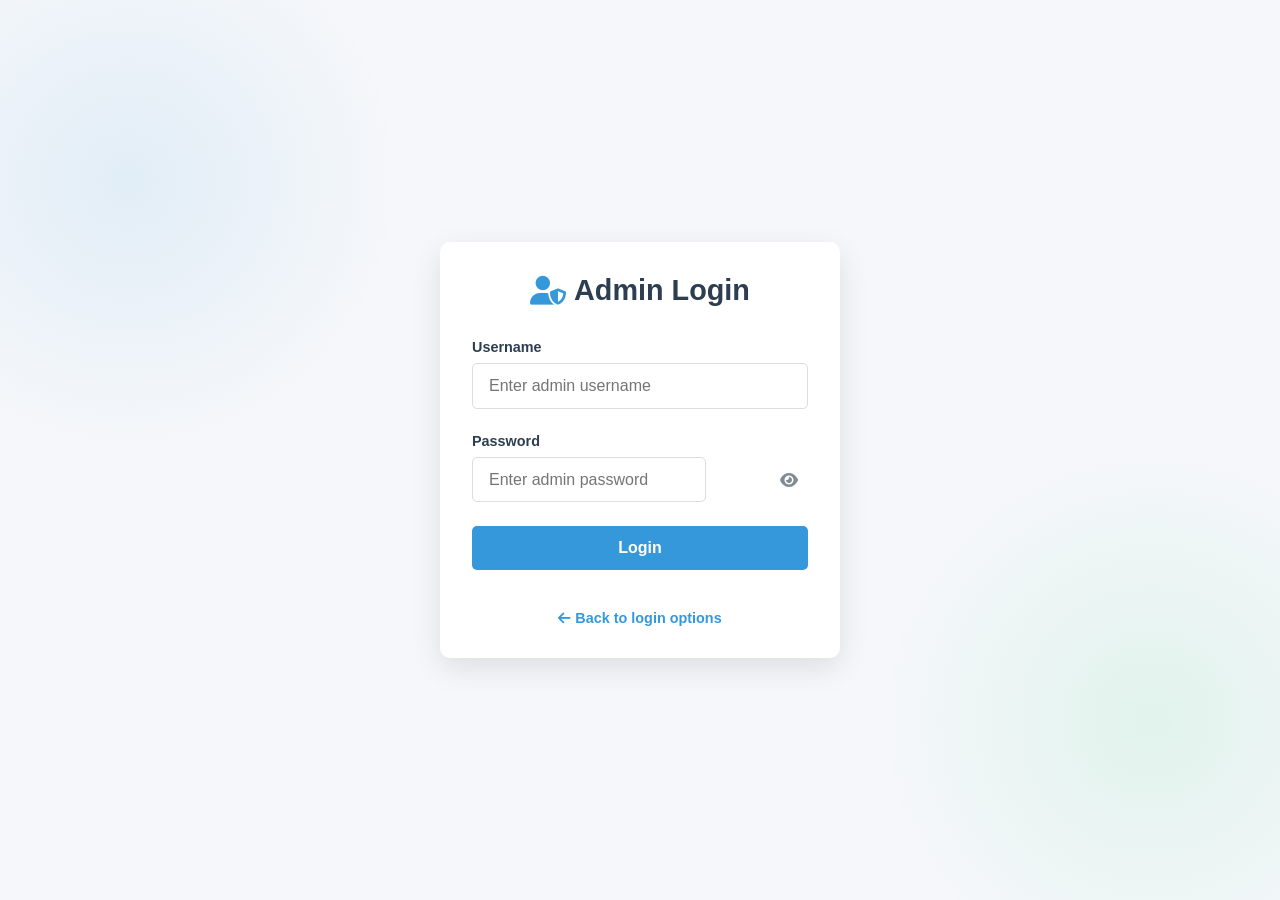
<file: admin-login.html>
<!DOCTYPE html>
<html lang="en">
<head>
    <meta charset="UTF-8">
    <meta name="viewport" content="width=device-width, initial-scale=1.0">
    <title>LearnHub - Admin Login</title>
    <link rel="stylesheet" href="https://cdnjs.cloudflare.com/ajax/libs/font-awesome/6.4.0/css/all.min.css">
    <style>
        :root {
            --primary-color: #3498db;
            --secondary-color: #2c3e50;
            --danger-color: #e74c3c;
            --light-color: #ecf0f1;
            --dark-color: #2c3e50;
            --success-color: #2ecc71;
        }
        
        * {
            margin: 0;
            padding: 0;
            box-sizing: border-box;
            font-family: 'Segoe UI', Tahoma, Geneva, Verdana, sans-serif;
        }
        
        body {
            background-color: #f5f7fa;
            display: flex;
            justify-content: center;
            align-items: center;
            min-height: 100vh;
            background-image: 
                radial-gradient(circle at 10% 20%, rgba(52, 152, 219, 0.1) 0%, transparent 20%),
                radial-gradient(circle at 90% 80%, rgba(46, 204, 113, 0.1) 0%, transparent 20%);
        }
        
        .login-container {
            background-color: white;
            border-radius: 10px;
            box-shadow: 0 10px 30px rgba(0, 0, 0, 0.1);
            width: 100%;
            max-width: 400px;
            padding: 2rem;
            transition: transform 0.3s ease;
        }
        
        .login-container:hover {
            transform: translateY(-5px);
        }
        
        .logo {
            text-align: center;
            margin-bottom: 2rem;
        }
        
        .logo h1 {
            color: var(--secondary-color);
            font-size: 1.8rem;
            display: flex;
            align-items: center;
            justify-content: center;
            gap: 0.5rem;
        }
        
        .logo i {
            color: var(--primary-color);
        }
        
        .login-form {
            display: flex;
            flex-direction: column;
            gap: 1.5rem;
        }
        
        .form-group {
            display: flex;
            flex-direction: column;
            gap: 0.5rem;
        }
        
        .form-group label {
            font-weight: 600;
            color: var(--dark-color);
            font-size: 0.9rem;
        }
        
        .form-group input {
            padding: 0.8rem 1rem;
            border: 1px solid #ddd;
            border-radius: 5px;
            font-size: 1rem;
            transition: all 0.3s ease;
        }
        
        .form-group input:focus {
            outline: none;
            border-color: var(--primary-color);
            box-shadow: 0 0 0 3px rgba(52, 152, 219, 0.2);
        }
        
        .password-container {
            position: relative;
        }
        
        .password-toggle {
            position: absolute;
            right: 10px;
            top: 50%;
            transform: translateY(-50%);
            cursor: pointer;
            color: var(--dark-color);
            opacity: 0.6;
            transition: opacity 0.3s ease;
        }
        
        .password-toggle:hover {
            opacity: 1;
        }
        
        .btn {
            padding: 0.8rem 1rem;
            border: none;
            border-radius: 5px;
            font-size: 1rem;
            font-weight: 600;
            cursor: pointer;
            transition: all 0.3s ease;
            text-align: center;
        }
        
        .admin-btn {
            background-color: var(--primary-color);
            color: white;
        }
        
        .admin-btn:hover {
            background-color: #2980b9;
        }
        
        .form-footer {
            text-align: center;
            margin-top: 1rem;
            font-size: 0.9rem;
            color: var(--dark-color);
        }
        
        .form-footer a {
            color: var(--primary-color);
            text-decoration: none;
            font-weight: 600;
            transition: color 0.3s ease;
        }
        
        .form-footer a:hover {
            color: #2980b9;
            text-decoration: underline;
        }
        
        .error-message {
            color: var(--danger-color);
            font-size: 0.8rem;
            margin-top: 0.2rem;
            display: none;
        }
        
        @media (max-width: 480px) {
            .login-container {
                margin: 1rem;
                padding: 1.5rem;
            }
            
            .logo h1 {
                font-size: 1.5rem;
            }
        }
    </style>
</head>
<body>
    <div class="login-container">
        <div class="logo">
            <h1><i class="fas fa-user-shield"></i> Admin Login</h1>
        </div>
        
        <form class="login-form" id="adminLoginForm">
            <div class="form-group">
                <label for="admin-username">Username</label>
                <input type="text" id="admin-username" name="username" placeholder="Enter admin username" required>
                <div class="error-message" id="username-error"></div>
            </div>
            
            <div class="form-group">
                <label for="admin-password">Password</label>
                <div class="password-container">
                    <input type="password" id="admin-password" name="password" placeholder="Enter admin password" required>
                    <i class="fas fa-eye password-toggle" id="togglePassword"></i>
                </div>
                <div class="error-message" id="password-error"></div>
            </div>
            
            <button type="submit" class="btn admin-btn">Login</button>
            
            <div class="form-footer">
                <p><a href="index.html"><i class="fas fa-arrow-left"></i> Back to login options</a></p>
            </div>
        </form>
    </div>

    <script>
        document.addEventListener('DOMContentLoaded', function() {
            // Password toggle functionality
            const togglePassword = document.getElementById('togglePassword');
            const passwordInput = document.getElementById('admin-password');
            
            togglePassword.addEventListener('click', function() {
                const type = passwordInput.getAttribute('type') === 'password' ? 'text' : 'password';
                passwordInput.setAttribute('type', type);
                this.classList.toggle('fa-eye-slash');
            });
            
            // Form validation
            const loginForm = document.getElementById('adminLoginForm');
            
            loginForm.addEventListener('submit', function(e) {
                e.preventDefault();
                
                // Reset error messages
                document.getElementById('username-error').style.display = 'none';
                document.getElementById('password-error').style.display = 'none';
                
                // Get form values
                const username = document.getElementById('admin-username').value.trim();
                const password = document.getElementById('admin-password').value.trim();
                
                // Simple validation (in a real app, this would be server-side)
                let isValid = true;
                
                if (username === '') {
                    document.getElementById('username-error').textContent = 'Username is required';
                    document.getElementById('username-error').style.display = 'block';
                    isValid = false;
                }
                
                if (password === '') {
                    document.getElementById('password-error').textContent = 'Password is required';
                    document.getElementById('password-error').style.display = 'block';
                    isValid = false;
                } else if (password.length < 8) {
                    document.getElementById('password-error').textContent = 'Password must be at least 8 characters';
                    document.getElementById('password-error').style.display = 'block';
                    isValid = false;
                }
                
                if (isValid) {
                    // In a real application, you would send this data to the server for verification
                    // For demo purposes, we'll simulate a successful login
                    alert('Login successful! Redirecting to dashboard...');
                    window.location.href = 'admin-dashboard.html';
                }
            });
        });
    </script>
</body>
</html>
</file>
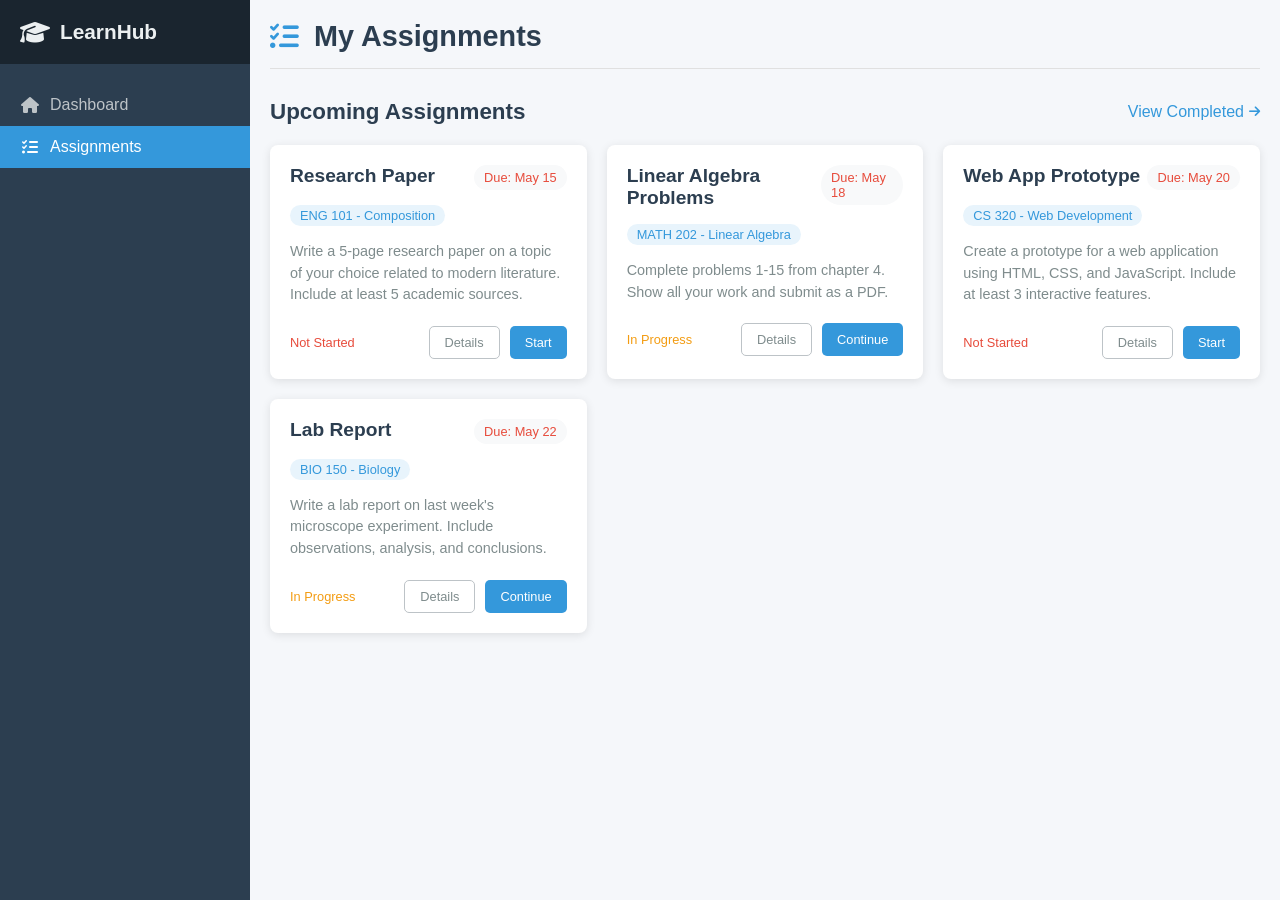
<file: assignments.html>
<!DOCTYPE html>
<html lang="en">
<head>
    <meta charset="UTF-8">
    <meta name="viewport" content="width=device-width, initial-scale=1.0">
    <title>LearnHub - Assignments</title>
    <link rel="stylesheet" href="https://cdnjs.cloudflare.com/ajax/libs/font-awesome/6.4.0/css/all.min.css">
    <style>
        /* Reset and Base Styles */
        * {
            margin: 0;
            padding: 0;
            box-sizing: border-box;
            font-family: 'Segoe UI', Tahoma, Geneva, Verdana, sans-serif;
        }
        
        body {
            background-color: #f5f7fa;
            color: #333;
            display: flex;
            min-height: 100vh;
        }
        
        /* Sidebar Styles */
        .sidebar {
            width: 250px;
            background-color: #2c3e50;
            color: #ecf0f1;
            height: 100vh;
            position: fixed;
            transition: all 0.3s;
        }
        
        .sidebar-header {
            padding: 20px;
            background-color: #1a252f;
            display: flex;
            align-items: center;
        }
        
        .sidebar-header h2 {
            font-size: 1.3rem;
            display: flex;
            align-items: center;
        }
        
        .sidebar-header i {
            margin-right: 10px;
            font-size: 1.5rem;
        }
        
        .sidebar-menu {
            list-style: none;
            padding: 20px 0;
        }
        
        .sidebar-menu li a {
            display: flex;
            align-items: center;
            padding: 12px 20px;
            color: #bdc3c7;
            text-decoration: none;
            transition: all 0.3s;
        }
        
        .sidebar-menu li a:hover {
            background-color: #34495e;
            color: #ecf0f1;
        }
        
        .sidebar-menu li a.active {
            background-color: #3498db;
            color: white;
        }
        
        .sidebar-menu li a i {
            margin-right: 10px;
            width: 20px;
            text-align: center;
        }
        
        /* Main Content Styles */
        .main-content {
            margin-left: 250px;
            width: calc(100% - 250px);
            padding: 20px;
        }
        
        .header {
            display: flex;
            justify-content: space-between;
            align-items: center;
            margin-bottom: 30px;
            padding-bottom: 15px;
            border-bottom: 1px solid #e0e0e0;
        }
        
        .page-title h1 {
            font-size: 1.8rem;
            color: #2c3e50;
            display: flex;
            align-items: center;
        }
        
        .page-title i {
            margin-right: 15px;
            color: #3498db;
        }
        
        .section-title {
            display: flex;
            justify-content: space-between;
            align-items: center;
            margin-bottom: 20px;
        }
        
        .section-title h2 {
            font-size: 1.4rem;
            color: #2c3e50;
        }
        
        .section-title a {
            color: #3498db;
            text-decoration: none;
            font-weight: 500;
            display: flex;
            align-items: center;
        }
        
        .section-title a:hover {
            text-decoration: underline;
        }
        
        .section-title a i {
            margin-left: 5px;
            font-size: 0.8rem;
        }
        
        /* Assignments List Styles */
        .assignments-container {
            display: grid;
            grid-template-columns: repeat(auto-fill, minmax(300px, 1fr));
            gap: 20px;
        }
        
        .assignment-card {
            background-color: white;
            border-radius: 8px;
            box-shadow: 0 2px 10px rgba(0, 0, 0, 0.1);
            padding: 20px;
            transition: transform 0.3s, box-shadow 0.3s;
        }
        
        .assignment-card:hover {
            transform: translateY(-5px);
            box-shadow: 0 5px 15px rgba(0, 0, 0, 0.1);
        }
        
        .assignment-header {
            display: flex;
            justify-content: space-between;
            align-items: flex-start;
            margin-bottom: 15px;
        }
        
        .assignment-title {
            font-size: 1.2rem;
            font-weight: 600;
            color: #2c3e50;
        }
        
        .assignment-due {
            background-color: #f8f9fa;
            padding: 5px 10px;
            border-radius: 20px;
            font-size: 0.8rem;
            font-weight: 500;
            color: #e74c3c;
        }
        
        .assignment-course {
            display: inline-block;
            background-color: #e8f4fc;
            color: #3498db;
            padding: 3px 10px;
            border-radius: 20px;
            font-size: 0.8rem;
            margin-bottom: 15px;
        }
        
        .assignment-description {
            color: #7f8c8d;
            font-size: 0.9rem;
            line-height: 1.5;
            margin-bottom: 20px;
        }
        
        .assignment-footer {
            display: flex;
            justify-content: space-between;
            align-items: center;
        }
        
        .assignment-status {
            font-size: 0.8rem;
            font-weight: 500;
        }
        
        .status-not-started {
            color: #e74c3c;
        }
        
        .status-in-progress {
            color: #f39c12;
        }
        
        .assignment-actions {
            display: flex;
            gap: 10px;
        }
        
        .btn {
            padding: 8px 15px;
            border-radius: 5px;
            border: none;
            font-size: 0.8rem;
            font-weight: 500;
            cursor: pointer;
            transition: all 0.3s;
        }
        
        .btn-primary {
            background-color: #3498db;
            color: white;
        }
        
        .btn-primary:hover {
            background-color: #2980b9;
        }
        
        .btn-outline {
            background-color: transparent;
            border: 1px solid #bdc3c7;
            color: #7f8c8d;
        }
        
        .btn-outline:hover {
            background-color: #f8f9fa;
        }
        
        /* Responsive Design */
        @media (max-width: 768px) {
            .sidebar {
                width: 70px;
                overflow: hidden;
            }
            
            .sidebar-header span,
            .sidebar-menu li span {
                display: none;
            }
            
            .sidebar-header {
                justify-content: center;
            }
            
            .sidebar-menu li a {
                justify-content: center;
            }
            
            .sidebar-menu li a i {
                margin-right: 0;
                font-size: 1.2rem;
            }
            
            .main-content {
                margin-left: 70px;
                width: calc(100% - 70px);
            }
        }
    </style>
</head>
<body>
    <!-- Sidebar Navigation -->
    <aside class="sidebar">
        <div class="sidebar-header">
            <h2><i class="fas fa-graduation-cap"></i> <span>LearnHub</span></h2>
        </div>
        
        <ul class="sidebar-menu">
            <li><a href="dashboard.html"><i class="fas fa-home"></i> <span>Dashboard</span></a></li>
   
           
            <li><a href="assignments.html" class="active"><i class="fas fa-tasks"></i> <span>Assignments</span></a></li>
           
        </ul>
    </aside>
    
    <!-- Main Content -->
    <main class="main-content">
        <div class="header">
            <div class="page-title">
                <h1><i class="fas fa-tasks"></i> My Assignments</h1>
            </div>
        </div>
        
        <div class="section-title">
            <h2>Upcoming Assignments</h2>
            <a href="completed-assignments.html">View Completed <i class="fas fa-arrow-right"></i></a>
        </div>
        
        <!-- Assignments list -->
        <div class="assignments-container">
            <!-- Assignment Card 1 -->
            <div class="assignment-card">
                <div class="assignment-header">
                    <h3 class="assignment-title">Research Paper</h3>
                    <span class="assignment-due">Due: May 15</span>
                </div>
                <span class="assignment-course">ENG 101 - Composition</span>
                <p class="assignment-description">
                    Write a 5-page research paper on a topic of your choice related to modern literature. Include at least 5 academic sources.
                </p>
                <div class="assignment-footer">
                    <span class="assignment-status status-not-started">Not Started</span>
                    <div class="assignment-actions">
                        <button class="btn btn-outline">Details</button>
                        <button class="btn btn-primary">Start</button>
                    </div>
                </div>
            </div>
            
            <!-- Assignment Card 2 -->
            <div class="assignment-card">
                <div class="assignment-header">
                    <h3 class="assignment-title">Linear Algebra Problems</h3>
                    <span class="assignment-due">Due: May 18</span>
                </div>
                <span class="assignment-course">MATH 202 - Linear Algebra</span>
                <p class="assignment-description">
                    Complete problems 1-15 from chapter 4. Show all your work and submit as a PDF.
                </p>
                <div class="assignment-footer">
                    <span class="assignment-status status-in-progress">In Progress</span>
                    <div class="assignment-actions">
                        <button class="btn btn-outline">Details</button>
                        <button class="btn btn-primary">Continue</button>
                    </div>
                </div>
            </div>
            
            <!-- Assignment Card 3 -->
            <div class="assignment-card">
                <div class="assignment-header">
                    <h3 class="assignment-title">Web App Prototype</h3>
                    <span class="assignment-due">Due: May 20</span>
                </div>
                <span class="assignment-course">CS 320 - Web Development</span>
                <p class="assignment-description">
                    Create a prototype for a web application using HTML, CSS, and JavaScript. Include at least 3 interactive features.
                </p>
                <div class="assignment-footer">
                    <span class="assignment-status status-not-started">Not Started</span>
                    <div class="assignment-actions">
                        <button class="btn btn-outline">Details</button>
                        <button class="btn btn-primary">Start</button>
                    </div>
                </div>
            </div>
            
            <!-- Assignment Card 4 -->
            <div class="assignment-card">
                <div class="assignment-header">
                    <h3 class="assignment-title">Lab Report</h3>
                    <span class="assignment-due">Due: May 22</span>
                </div>
                <span class="assignment-course">BIO 150 - Biology</span>
                <p class="assignment-description">
                    Write a lab report on last week's microscope experiment. Include observations, analysis, and conclusions.
                </p>
                <div class="assignment-footer">
                    <span class="assignment-status status-in-progress">In Progress</span>
                    <div class="assignment-actions">
                        <button class="btn btn-outline">Details</button>
                        <button class="btn btn-primary">Continue</button>
                    </div>
                </div>
            </div>
        </div>
    </main>
</body>
</html>
</file>
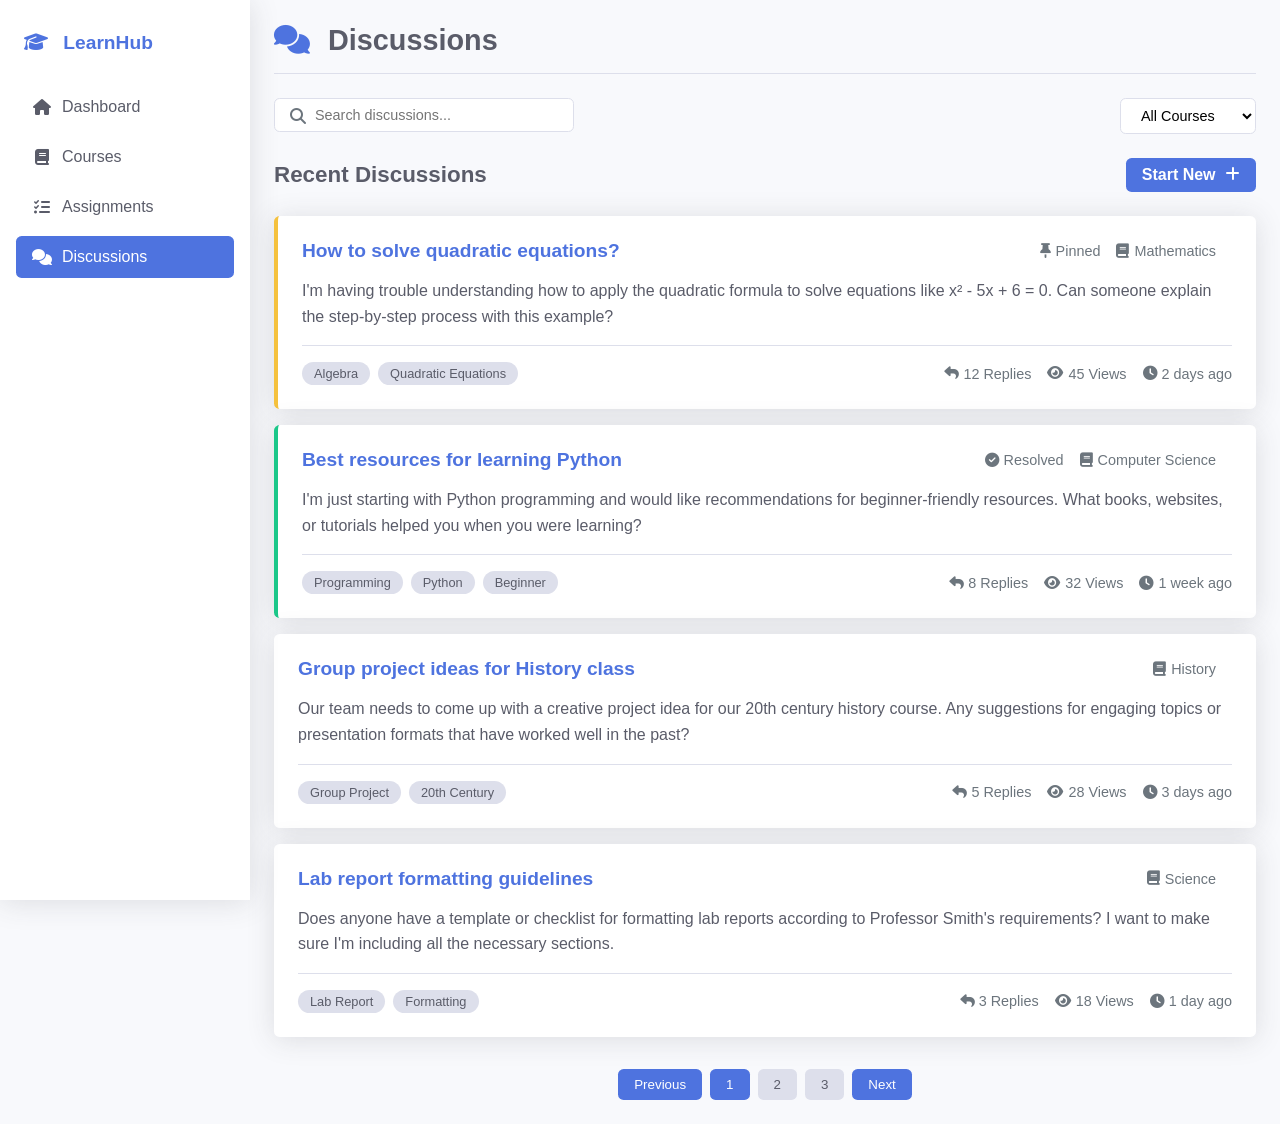
<file: discussions.html>
<!DOCTYPE html>
<html lang="en">
<head>
    <meta charset="UTF-8">
    <meta name="viewport" content="width=device-width, initial-scale=1.0">
    <title>LearnHub - Discussions</title>
    <link rel="stylesheet" href="https://cdnjs.cloudflare.com/ajax/libs/font-awesome/6.4.0/css/all.min.css">
    <style>
        /* Global Styles */
        :root {
            --primary-color: #4e73df;
            --secondary-color: #f8f9fc;
            --accent-color: #2e59d9;
            --text-color: #5a5c69;
            --light-gray: #dddfeb;
            --white: #ffffff;
            --shadow: 0 0.15rem 1.75rem 0 rgba(58, 59, 69, 0.15);
            --success-color: #1cc88a;
            --warning-color: #f6c23e;
        }
        
        * {
            margin: 0;
            padding: 0;
            box-sizing: border-box;
            font-family: 'Segoe UI', Tahoma, Geneva, Verdana, sans-serif;
        }
        
        body {
            background-color: var(--secondary-color);
            color: var(--text-color);
            display: flex;
            min-height: 100vh;
        }
        
        /* Sidebar Styles */
        .sidebar {
            width: 250px;
            background-color: var(--white);
            box-shadow: var(--shadow);
            transition: all 0.3s;
            position: fixed;
            height: 100vh;
            z-index: 100;
        }
        
        .sidebar-header {
            padding: 1.5rem 1.5rem 0.5rem;
            height: 70px;
            display: flex;
            align-items: center;
        }
        
        .sidebar-header h2 {
            font-size: 1.2rem;
            font-weight: 800;
            color: var(--primary-color);
            margin: 0;
        }
        
        .sidebar-header h2 i {
            margin-right: 10px;
        }
        
        .sidebar-menu {
            list-style: none;
            padding: 0 1rem;
            margin-top: 1rem;
        }
        
        .sidebar-menu li {
            margin-bottom: 0.5rem;
        }
        
        .sidebar-menu a {
            display: flex;
            align-items: center;
            padding: 0.75rem 1rem;
            color: var(--text-color);
            text-decoration: none;
            border-radius: 0.35rem;
            transition: all 0.3s;
        }
        
        .sidebar-menu a:hover {
            background-color: var(--light-gray);
            color: var(--primary-color);
        }
        
        .sidebar-menu a.active {
            background-color: var(--primary-color);
            color: white;
        }
        
        .sidebar-menu a i {
            margin-right: 10px;
            width: 20px;
            text-align: center;
        }
        
        /* Main Content Styles */
        .main-content {
            flex: 1;
            margin-left: 250px;
            padding: 1.5rem;
        }
        
        .header {
            display: flex;
            justify-content: space-between;
            align-items: center;
            margin-bottom: 1.5rem;
            padding-bottom: 1rem;
            border-bottom: 1px solid var(--light-gray);
        }
        
        .page-title h1 {
            font-size: 1.8rem;
            font-weight: 600;
            color: var(--text-color);
        }
        
        .page-title h1 i {
            margin-right: 10px;
            color: var(--primary-color);
        }
        
        /* Discussions Styles */
        .section-title {
            display: flex;
            justify-content: space-between;
            align-items: center;
            margin-bottom: 1.5rem;
        }
        
        .section-title h2 {
            font-size: 1.4rem;
            color: var(--text-color);
        }
        
        .section-title a {
            background-color: var(--primary-color);
            color: white;
            padding: 0.5rem 1rem;
            border-radius: 0.35rem;
            text-decoration: none;
            font-weight: 600;
            transition: background-color 0.3s;
        }
        
        .section-title a:hover {
            background-color: var(--accent-color);
        }
        
        .section-title a i {
            margin-left: 5px;
        }
        
        .discussion-card {
            background-color: var(--white);
            border-radius: 0.35rem;
            box-shadow: var(--shadow);
            padding: 1.5rem;
            margin-bottom: 1rem;
            transition: transform 0.3s;
        }
        
        .discussion-card:hover {
            transform: translateY(-3px);
        }
        
        .discussion-header {
            display: flex;
            justify-content: space-between;
            margin-bottom: 0.5rem;
        }
        
        .discussion-title {
            font-size: 1.2rem;
            font-weight: 600;
            color: var(--primary-color);
            text-decoration: none;
        }
        
        .discussion-title:hover {
            text-decoration: underline;
        }
        
        .discussion-meta {
            display: flex;
            align-items: center;
            color: #6c757d;
            font-size: 0.9rem;
        }
        
        .discussion-meta span {
            margin-right: 1rem;
            display: flex;
            align-items: center;
        }
        
        .discussion-meta i {
            margin-right: 5px;
        }
        
        .discussion-content {
            margin: 1rem 0;
            line-height: 1.6;
        }
        
        .discussion-footer {
            display: flex;
            justify-content: space-between;
            align-items: center;
            border-top: 1px solid var(--light-gray);
            padding-top: 1rem;
            margin-top: 1rem;
        }
        
        .discussion-tags {
            display: flex;
            flex-wrap: wrap;
            gap: 0.5rem;
        }
        
        .tag {
            background-color: var(--light-gray);
            padding: 0.25rem 0.75rem;
            border-radius: 50px;
            font-size: 0.8rem;
            color: var(--text-color);
        }
        
        .discussion-actions {
            display: flex;
            gap: 1rem;
        }
        
        .discussion-actions button {
            background: none;
            border: none;
            color: #6c757d;
            cursor: pointer;
            display: flex;
            align-items: center;
            font-size: 0.9rem;
            transition: color 0.3s;
        }
        
        .discussion-actions button:hover {
            color: var(--primary-color);
        }
        
        .discussion-actions button i {
            margin-right: 5px;
        }
        
        .pinned-discussion {
            border-left: 4px solid var(--warning-color);
        }
        
        .resolved-discussion {
            border-left: 4px solid var(--success-color);
        }
        
        /* Search and Filter */
        .discussion-tools {
            display: flex;
            justify-content: space-between;
            margin-bottom: 1.5rem;
        }
        
        .search-box {
            position: relative;
            width: 300px;
        }
        
        .search-box input {
            width: 100%;
            padding: 0.5rem 1rem 0.5rem 2.5rem;
            border: 1px solid var(--light-gray);
            border-radius: 0.35rem;
            font-size: 0.9rem;
        }
        
        .search-box i {
            position: absolute;
            left: 1rem;
            top: 50%;
            transform: translateY(-50%);
            color: #6c757d;
        }
        
        .filter-dropdown {
            position: relative;
        }
        
        .filter-dropdown select {
            padding: 0.5rem 1rem;
            border: 1px solid var(--light-gray);
            border-radius: 0.35rem;
            background-color: var(--white);
            font-size: 0.9rem;
            cursor: pointer;
        }
        
        /* Responsive Styles */
        @media (max-width: 768px) {
            .sidebar {
                width: 80px;
                overflow: hidden;
            }
            
            .sidebar-header h2 span,
            .sidebar-menu a span {
                display: none;
            }
            
            .sidebar-menu a {
                justify-content: center;
                padding: 0.75rem 0;
            }
            
            .sidebar-menu a i {
                margin-right: 0;
                font-size: 1.2rem;
            }
            
            .main-content {
                margin-left: 80px;
                padding: 1rem;
            }
            
            .discussion-tools {
                flex-direction: column;
                gap: 1rem;
            }
            
            .search-box {
                width: 100%;
            }
        }
    </style>
</head>
<body>
    <!-- Sidebar Navigation -->
    <aside class="sidebar">
        <div class="sidebar-header">
            <h2><i class="fas fa-graduation-cap"></i> <span>LearnHub</span></h2>
        </div>
        
        <ul class="sidebar-menu">
            <li><a href="dashboard.html"><i class="fas fa-home"></i> <span>Dashboard</span></a></li>
            <li><a href="courses.html"><i class="fas fa-book"></i> <span>Courses</span></a></li>
            <li><a href="assignments.html"><i class="fas fa-tasks"></i> <span>Assignments</span></a></li>
     
            <li><a href="discussions.html" class="active"><i class="fas fa-comments"></i> <span>Discussions</span></a></li>
           
        </ul>
    </aside>
    
    <!-- Main Content -->
    <main class="main-content">
        <div class="header">
            <div class="page-title">
                <h1><i class="fas fa-comments"></i> Discussions</h1>
            </div>
        </div>
        
        <div class="discussion-tools">
            <div class="search-box">
                <i class="fas fa-search"></i>
                <input type="text" placeholder="Search discussions...">
            </div>
            <div class="filter-dropdown">
                <select>
                    <option>All Courses</option>
                    <option>Mathematics</option>
                    <option>Science</option>
                    <option>History</option>
                    <option>Literature</option>
                </select>
            </div>
        </div>
        
        <div class="section-title">
            <h2>Recent Discussions</h2>
            <a href="new-discussion.html">Start New <i class="fas fa-plus"></i></a>
        </div>
        
        <!-- Discussions List -->
        <div class="discussion-card pinned-discussion">
            <div class="discussion-header">
                <a href="#" class="discussion-title">How to solve quadratic equations?</a>
                <div class="discussion-meta">
                    <span><i class="fas fa-thumbtack"></i> Pinned</span>
                    <span><i class="fas fa-book"></i> Mathematics</span>
                </div>
            </div>
            <div class="discussion-content">
                <p>I'm having trouble understanding how to apply the quadratic formula to solve equations like x² - 5x + 6 = 0. Can someone explain the step-by-step process with this example?</p>
            </div>
            <div class="discussion-footer">
                <div class="discussion-tags">
                    <span class="tag">Algebra</span>
                    <span class="tag">Quadratic Equations</span>
                </div>
                <div class="discussion-actions">
                    <button><i class="fas fa-reply"></i> 12 Replies</button>
                    <button><i class="fas fa-eye"></i> 45 Views</button>
                    <button><i class="fas fa-clock"></i> 2 days ago</button>
                </div>
            </div>
        </div>
        
        <div class="discussion-card resolved-discussion">
            <div class="discussion-header">
                <a href="#" class="discussion-title">Best resources for learning Python</a>
                <div class="discussion-meta">
                    <span><i class="fas fa-check-circle"></i> Resolved</span>
                    <span><i class="fas fa-book"></i> Computer Science</span>
                </div>
            </div>
            <div class="discussion-content">
                <p>I'm just starting with Python programming and would like recommendations for beginner-friendly resources. What books, websites, or tutorials helped you when you were learning?</p>
            </div>
            <div class="discussion-footer">
                <div class="discussion-tags">
                    <span class="tag">Programming</span>
                    <span class="tag">Python</span>
                    <span class="tag">Beginner</span>
                </div>
                <div class="discussion-actions">
                    <button><i class="fas fa-reply"></i> 8 Replies</button>
                    <button><i class="fas fa-eye"></i> 32 Views</button>
                    <button><i class="fas fa-clock"></i> 1 week ago</button>
                </div>
            </div>
        </div>
        
        <div class="discussion-card">
            <div class="discussion-header">
                <a href="#" class="discussion-title">Group project ideas for History class</a>
                <div class="discussion-meta">
                    <span><i class="fas fa-book"></i> History</span>
                </div>
            </div>
            <div class="discussion-content">
                <p>Our team needs to come up with a creative project idea for our 20th century history course. Any suggestions for engaging topics or presentation formats that have worked well in the past?</p>
            </div>
            <div class="discussion-footer">
                <div class="discussion-tags">
                    <span class="tag">Group Project</span>
                    <span class="tag">20th Century</span>
                </div>
                <div class="discussion-actions">
                    <button><i class="fas fa-reply"></i> 5 Replies</button>
                    <button><i class="fas fa-eye"></i> 28 Views</button>
                    <button><i class="fas fa-clock"></i> 3 days ago</button>
                </div>
            </div>
        </div>
        
        <div class="discussion-card">
            <div class="discussion-header">
                <a href="#" class="discussion-title">Lab report formatting guidelines</a>
                <div class="discussion-meta">
                    <span><i class="fas fa-book"></i> Science</span>
                </div>
            </div>
            <div class="discussion-content">
                <p>Does anyone have a template or checklist for formatting lab reports according to Professor Smith's requirements? I want to make sure I'm including all the necessary sections.</p>
            </div>
            <div class="discussion-footer">
                <div class="discussion-tags">
                    <span class="tag">Lab Report</span>
                    <span class="tag">Formatting</span>
                </div>
                <div class="discussion-actions">
                    <button><i class="fas fa-reply"></i> 3 Replies</button>
                    <button><i class="fas fa-eye"></i> 18 Views</button>
                    <button><i class="fas fa-clock"></i> 1 day ago</button>
                </div>
            </div>
        </div>
        
        <!-- Pagination -->
        <div class="pagination" style="margin-top: 2rem; display: flex; justify-content: center; gap: 0.5rem;">
            <button style="padding: 0.5rem 1rem; background-color: var(--primary-color); color: white; border: none; border-radius: 0.35rem;">Previous</button>
            <button style="padding: 0.5rem 1rem; background-color: var(--primary-color); color: white; border: none; border-radius: 0.35rem;">1</button>
            <button style="padding: 0.5rem 1rem; background-color: var(--light-gray); color: var(--text-color); border: none; border-radius: 0.35rem;">2</button>
            <button style="padding: 0.5rem 1rem; background-color: var(--light-gray); color: var(--text-color); border: none; border-radius: 0.35rem;">3</button>
            <button style="padding: 0.5rem 1rem; background-color: var(--primary-color); color: white; border: none; border-radius: 0.35rem;">Next</button>
        </div>
    </main>
</body>
</html>
</file>
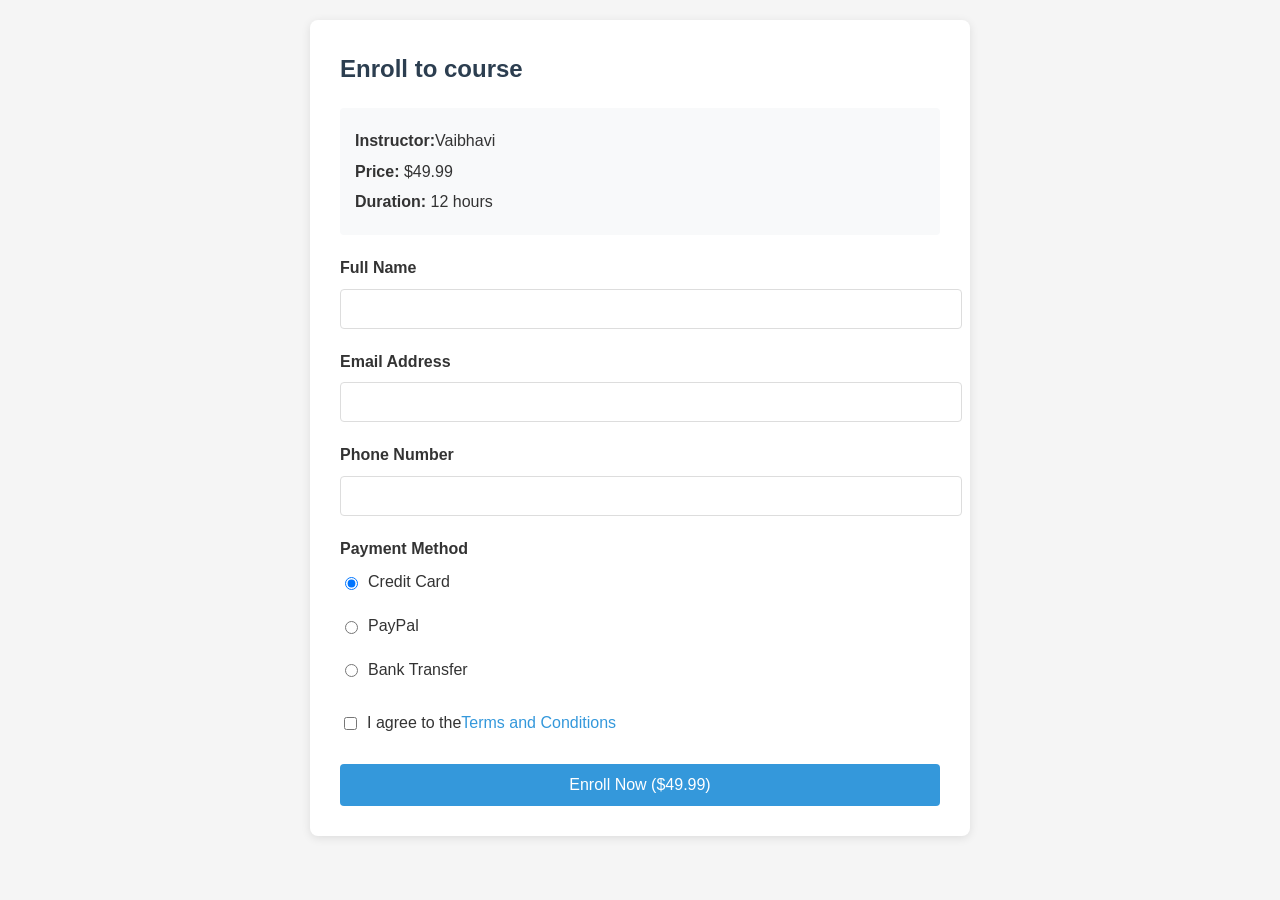
<file: E Form.html>
<!DOCTYPE html>
<html lang="en">
<head>
  <meta charset="UTF-8">
  <meta name="viewport" content="width=device-width, initial-scale=1.0">
  <title>Course Enrollment</title>
  <style>
    body {
      font-family: 'Segoe UI', Tahoma, Geneva, Verdana, sans-serif;
      line-height: 1.6;
      color: #333;
      background-color: #f5f5f5;
      margin: 0;
      padding: 20px;
    }

    .loading, .error {
      text-align: center;
      padding: 40px;
      font-size: 18px;
    }

    .enrollment-success {
      max-width: 600px;
      margin: 0 auto;
      padding: 30px;
      background: white;
      border-radius: 8px;
      box-shadow: 0 2px 10px rgba(0, 0, 0, 0.1);
      text-align: center;
    }

    .enrollment-success h3 {
      color: #4CAF50;
      margin-bottom: 20px;
    }

    .enrollment-success p {
      margin-bottom: 15px;
    }

    .back-to-course {
      display: inline-block;
      margin-top: 20px;
      padding: 10px 20px;
      background-color: #4CAF50;
      color: white;
      text-decoration: none;
      border-radius: 4px;
      transition: background-color 0.3s;
    }

    .back-to-course:hover {
      background-color: #45a049;
    }

    .enrollment-form-container {
      max-width: 600px;
      margin: 0 auto;
      padding: 30px;
      background: white;
      border-radius: 8px;
      box-shadow: 0 2px 10px rgba(0, 0, 0, 0.1);
    }

    .enrollment-form-container h2 {
      margin-top: 0;
      color: #2c3e50;
    }

    .course-details {
      background: #f8f9fa;
      padding: 15px;
      border-radius: 4px;
      margin-bottom: 20px;
    }

    .course-details p {
      margin: 5px 0;
    }

    .enrollment-form {
      display: flex;
      flex-direction: column;
    }

    .form-group {
      margin-bottom: 20px;
    }

    .form-group label {
      display: block;
      margin-bottom: 8px;
      font-weight: 600;
    }

    .form-group input[type="text"],
    .form-group input[type="email"],
    .form-group input[type="tel"] {
      width: 100%;
      padding: 10px;
      border: 1px solid #ddd;
      border-radius: 4px;
      font-size: 16px;
    }

    .payment-options {
      display: flex;
      flex-direction: column;
      gap: 10px;
    }

    .payment-options label {
      display: flex;
      align-items: center;
      font-weight: normal;
      cursor: pointer;
    }

    .payment-options input[type="radio"] {
      margin-right: 10px;
    }

    .terms-group label {
      display: flex;
      align-items: center;
      font-weight: normal;
      cursor: pointer;
    }

    .terms-group input[type="checkbox"] {
      margin-right: 10px;
    }

    .terms-group a {
      color: #3498db;
      text-decoration: none;
    }

    .terms-group a:hover {
      text-decoration: underline;
    }

    .enroll-button {
      padding: 12px;
      background-color: #3498db;
      color: white;
      border: none;
      border-radius: 4px;
      font-size: 16px;
      cursor: pointer;
      transition: background-color 0.3s;
    }

    .enroll-button:hover {
      background-color: #2980b9;
    }

    .enroll-button:disabled {
      background-color: #95a5a6;
      cursor: not-allowed;
    }
  </style>
</head>
<body>
  <!-- This would be dynamically generated based on the course ID in a real application -->
  <div class="enrollment-form-container">
    <h2>Enroll to course</h2>
    <div class="course-details">
      <p><strong>Instructor:</strong>Vaibhavi</p>
      <p><strong>Price:</strong> $49.99</p>
      <p><strong>Duration:</strong> 12 hours</p>
    </div>
    
    <form class="enrollment-form" id="enrollmentForm">
      <div class="form-group">
        <label for="name">Full Name</label>
        <input
          type="text"
          id="name"
          name="name"
          required
        />
      </div>
      
      <div class="form-group">
        <label for="email">Email Address</label>
        <input
          type="email"
          id="email"
          name="email"
          required
        />
      </div>
      
      <div class="form-group">
        <label for="phone">Phone Number</label>
        <input
          type="tel"
          id="phone"
          name="phone"
        />
      </div>
      
      <div class="form-group">
        <label>Payment Method</label>
        <div class="payment-options">
          <label>
            <input
              type="radio"
              name="paymentMethod"
              value="credit"
              checked
            />
            Credit Card
          </label>
          <label>
            <input
              type="radio"
              name="paymentMethod"
              value="paypal"
            />
            PayPal
          </label>
          <label>
            <input
              type="radio"
              name="paymentMethod"
              value="bank"
            />
            Bank Transfer
          </label>
        </div>
      </div>
      
      <div class="form-group terms-group">
        <label>
          <input
            type="checkbox"
            name="agreeTerms"
            required
          />
          I agree to the <a href="/terms" target="_blank" rel="noopener noreferrer">Terms and Conditions</a>
        </label>
      </div>
      
      <button 
        type="submit" 
        class="enroll-button"
        id="submitButton"
      >
        Enroll Now ($49.99)
      </button>
    </form>
  </div>

  <script>
    document.getElementById('enrollmentForm').addEventListener('submit', function(e) {
      e.preventDefault();
      
      const submitButton = document.getElementById('submitButton');
      const originalText = submitButton.textContent;
      
      // Simulate form submission
      submitButton.disabled = true;
      submitButton.textContent = 'Processing...';
      
      setTimeout(function() {
        // Create success message
        const formContainer = document.querySelector('.enrollment-form-container');
        formContainer.innerHTML = `
          <div class="enrollment-success">
            <h3>🎉 Enrollment Successful!</h3>
            <p>You have successfully enrolled in <strong>React Fundamentals</strong>.</p>
            <p>We've sent the course details to <strong>${document.getElementById('email').value}</strong>.</p>
            <a href="/courses" class="back-to-course">
              Back to Courses
            </a>
          </div>
        `;
      }, 1500);
    });
  </script>
</body>
</html>
</file>
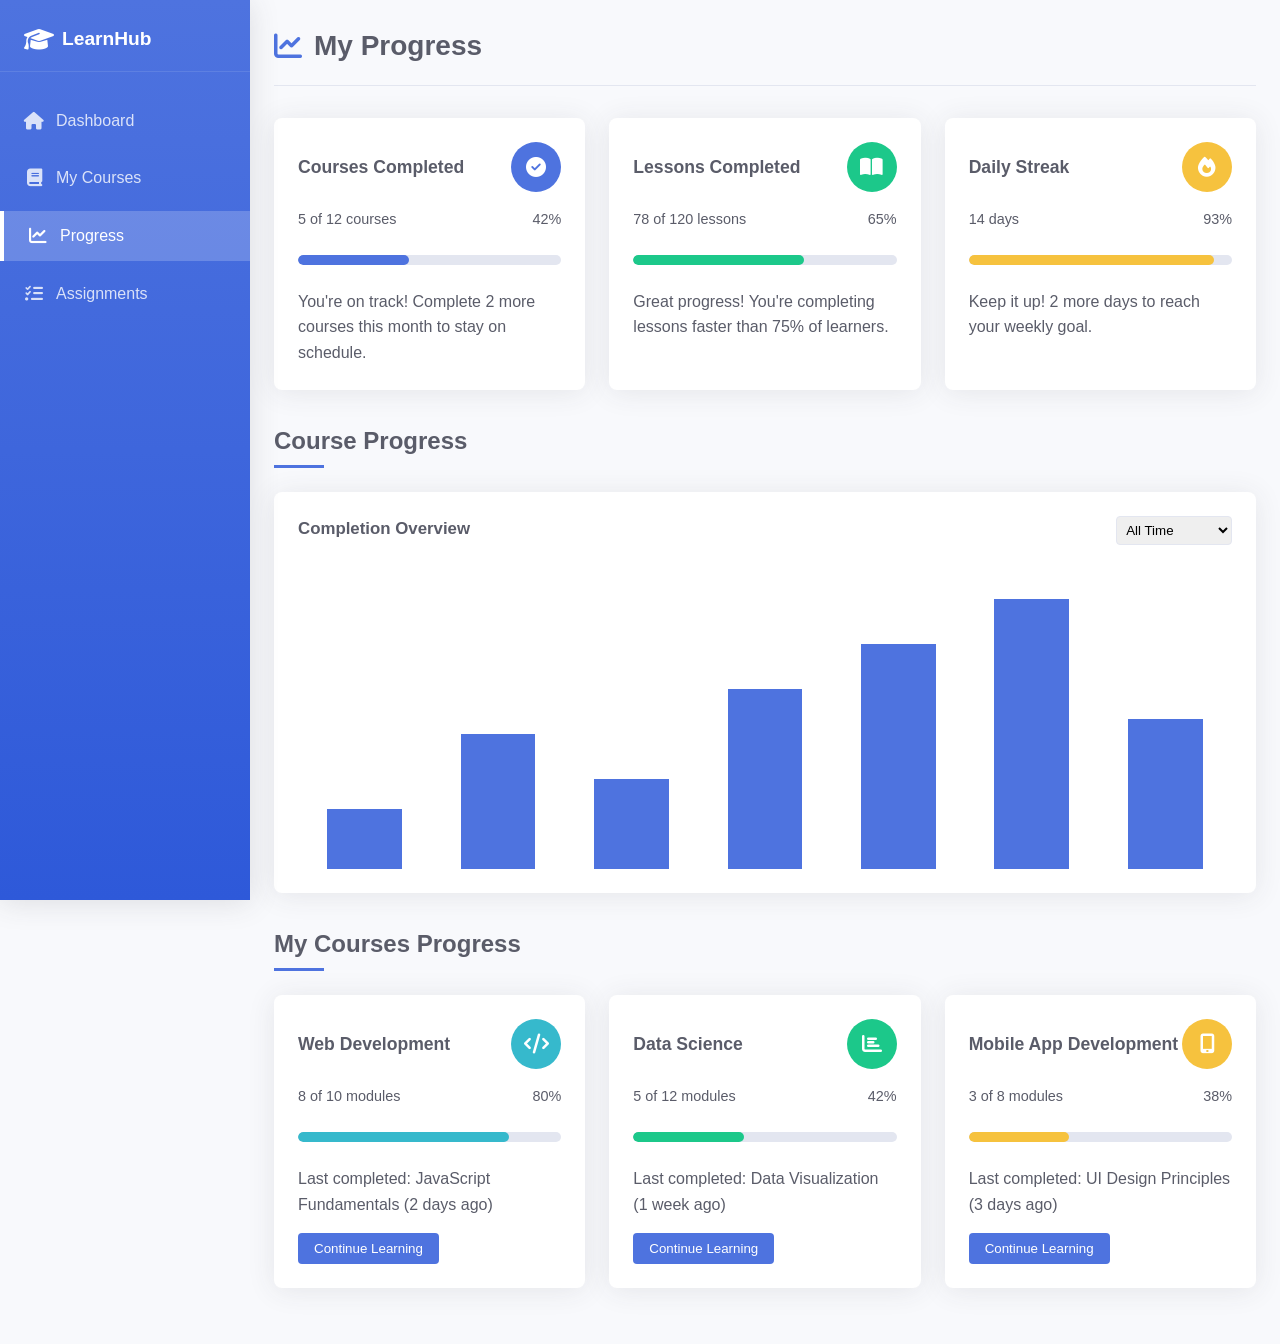
<file: progress.html>
<!DOCTYPE html>
<html lang="en">
<head>
    <meta charset="UTF-8">
    <meta name="viewport" content="width=device-width, initial-scale=1.0">
    <title>LearnHub - My Progress</title>
    <link rel="stylesheet" href="https://cdnjs.cloudflare.com/ajax/libs/font-awesome/6.4.0/css/all.min.css">
    <style>
        :root {
            --primary-color: #4e73df;
            --secondary-color: #f8f9fc;
            --accent-color: #2e59d9;
            --text-color: #5a5c69;
            --light-gray: #e3e6f0;
            --success-color: #1cc88a;
            --warning-color: #f6c23e;
            --danger-color: #e74a3b;
            --sidebar-width: 250px;
        }
        
        * {
            margin: 0;
            padding: 0;
            box-sizing: border-box;
            font-family: 'Segoe UI', Tahoma, Geneva, Verdana, sans-serif;
        }
        
        body {
            display: flex;
            background-color: #f8f9fc;
            color: var(--text-color);
            line-height: 1.6;
        }
        
        /* Sidebar Styles */
        .sidebar {
            width: var(--sidebar-width);
            background: linear-gradient(180deg, var(--primary-color) 0%, var(--accent-color) 100%);
            color: white;
            height: 100vh;
            position: fixed;
            transition: all 0.3s;
            box-shadow: 0 0.15rem 1.75rem 0 rgba(58, 59, 69, 0.15);
            z-index: 10;
        }
        
        .sidebar-header {
            padding: 1.5rem 1.5rem 1rem;
            border-bottom: 1px solid rgba(255, 255, 255, 0.1);
        }
        
        .sidebar-header h2 {
            display: flex;
            align-items: center;
            font-size: 1.2rem;
            font-weight: 700;
        }
        
        .sidebar-header i {
            margin-right: 0.5rem;
            font-size: 1.5rem;
        }
        
        .sidebar-menu {
            padding: 1.5rem 0;
        }
        
        .sidebar-menu li {
            list-style: none;
            margin-bottom: 0.5rem;
        }
        
        .sidebar-menu a {
            display: flex;
            align-items: center;
            padding: 0.75rem 1.5rem;
            color: rgba(255, 255, 255, 0.8);
            text-decoration: none;
            transition: all 0.3s;
        }
        
        .sidebar-menu a:hover {
            color: white;
            background-color: rgba(255, 255, 255, 0.1);
        }
        
        .sidebar-menu a i {
            margin-right: 0.75rem;
            font-size: 1.1rem;
            width: 20px;
            text-align: center;
        }
        
        .sidebar-menu .active {
            color: white;
            background-color: rgba(255, 255, 255, 0.2);
            border-left: 4px solid white;
        }
        
        /* Main Content Styles */
        .main-content {
            flex: 1;
            margin-left: var(--sidebar-width);
            padding: 1.5rem;
            min-height: 100vh;
        }
        
        .header {
            display: flex;
            justify-content: space-between;
            align-items: center;
            margin-bottom: 2rem;
            padding-bottom: 1rem;
            border-bottom: 1px solid var(--light-gray);
        }
        
        .page-title h1 {
            font-size: 1.75rem;
            font-weight: 600;
            color: var(--text-color);
            display: flex;
            align-items: center;
        }
        
        .page-title i {
            margin-right: 0.75rem;
            color: var(--primary-color);
        }
        
        .section-title {
            margin: 2rem 0 1.5rem;
        }
        
        .section-title h2 {
            font-size: 1.5rem;
            font-weight: 600;
            color: var(--text-color);
            position: relative;
            padding-bottom: 0.5rem;
        }
        
        .section-title h2::after {
            content: '';
            position: absolute;
            left: 0;
            bottom: 0;
            width: 50px;
            height: 3px;
            background-color: var(--primary-color);
        }
        
        /* Progress Cards */
        .progress-grid {
            display: grid;
            grid-template-columns: repeat(auto-fill, minmax(300px, 1fr));
            gap: 1.5rem;
            margin-bottom: 2rem;
        }
        
        .progress-card {
            background: white;
            border-radius: 0.5rem;
            box-shadow: 0 0.15rem 1.75rem 0 rgba(58, 59, 69, 0.1);
            padding: 1.5rem;
            transition: transform 0.3s, box-shadow 0.3s;
        }
        
        .progress-card:hover {
            transform: translateY(-5px);
            box-shadow: 0 0.5rem 1.5rem rgba(58, 59, 69, 0.2);
        }
        
        .progress-card-header {
            display: flex;
            justify-content: space-between;
            align-items: center;
            margin-bottom: 1rem;
        }
        
        .progress-card-title {
            font-size: 1.1rem;
            font-weight: 600;
        }
        
        .progress-card-icon {
            width: 50px;
            height: 50px;
            border-radius: 50%;
            display: flex;
            align-items: center;
            justify-content: center;
            color: white;
            font-size: 1.25rem;
        }
        
        .icon-bg-primary {
            background-color: var(--primary-color);
        }
        
        .icon-bg-success {
            background-color: var(--success-color);
        }
        
        .icon-bg-warning {
            background-color: var(--warning-color);
        }
        
        .progress-bar-container {
            margin: 1.5rem 0;
        }
        
        .progress-info {
            display: flex;
            justify-content: space-between;
            margin-bottom: 0.5rem;
            font-size: 0.9rem;
        }
        
        .progress-bar {
            height: 10px;
            background-color: var(--light-gray);
            border-radius: 5px;
            overflow: hidden;
        }
        
        .progress-fill {
            height: 100%;
            border-radius: 5px;
            transition: width 1s ease-in-out;
        }
        
        .fill-primary {
            background-color: var(--primary-color);
        }
        
        .fill-success {
            background-color: var(--success-color);
        }
        
        .fill-warning {
            background-color: var(--warning-color);
        }
        
        /* Completion Chart */
        .completion-chart {
            background: white;
            border-radius: 0.5rem;
            box-shadow: 0 0.15rem 1.75rem 0 rgba(58, 59, 69, 0.1);
            padding: 1.5rem;
            margin-bottom: 2rem;
        }
        
        .chart-container {
            height: 300px;
            position: relative;
            margin-top: 1.5rem;
        }
        
        /* Responsive Design */
        @media (max-width: 992px) {
            .sidebar {
                width: 80px;
                overflow: hidden;
            }
            
            .sidebar-header span,
            .sidebar-menu span {
                display: none;
            }
            
            .sidebar-menu a {
                justify-content: center;
                padding: 0.75rem;
            }
            
            .sidebar-menu a i {
                margin-right: 0;
                font-size: 1.25rem;
            }
            
            .main-content {
                margin-left: 80px;
            }
        }
        
        @media (max-width: 768px) {
            .progress-grid {
                grid-template-columns: 1fr;
            }
        }
    </style>
</head>
<body>
    <!-- Sidebar Navigation -->
    <aside class="sidebar">
        <div class="sidebar-header">
            <h2><i class="fas fa-graduation-cap"></i> <span>LearnHub</span></h2>
        </div>
        
        <ul class="sidebar-menu">
            <li><a href="dashboard.html"><i class="fas fa-home"></i> <span>Dashboard</span></a></li>
            <li><a href="my-courses.html"><i class="fas fa-book"></i> <span>My Courses</span></a></li>
            <li><a href="progress.html" class="active"><i class="fas fa-chart-line"></i> <span>Progress</span></a></li>
            <li><a href="assignments.html"><i class="fas fa-tasks"></i> <span>Assignments</span></a></li>
           
        </ul>
    </aside>
    
    <!-- Main Content -->
    <main class="main-content">
        <div class="header">
            <div class="page-title">
                <h1><i class="fas fa-chart-line"></i> My Progress</h1>
            </div>
        </div>
        
        <!-- Progress Overview Cards -->
        <div class="progress-grid">
            <div class="progress-card">
                <div class="progress-card-header">
                    <div class="progress-card-title">Courses Completed</div>
                    <div class="progress-card-icon icon-bg-primary">
                        <i class="fas fa-check-circle"></i>
                    </div>
                </div>
                <div class="progress-info">
                    <span>5 of 12 courses</span>
                    <span>42%</span>
                </div>
                <div class="progress-bar-container">
                    <div class="progress-bar">
                        <div class="progress-fill fill-primary" style="width: 42%"></div>
                    </div>
                </div>
                <p>You're on track! Complete 2 more courses this month to stay on schedule.</p>
            </div>
            
            <div class="progress-card">
                <div class="progress-card-header">
                    <div class="progress-card-title">Lessons Completed</div>
                    <div class="progress-card-icon icon-bg-success">
                        <i class="fas fa-book-open"></i>
                    </div>
                </div>
                <div class="progress-info">
                    <span>78 of 120 lessons</span>
                    <span>65%</span>
                </div>
                <div class="progress-bar-container">
                    <div class="progress-bar">
                        <div class="progress-fill fill-success" style="width: 65%"></div>
                    </div>
                </div>
                <p>Great progress! You're completing lessons faster than 75% of learners.</p>
            </div>
            
            <div class="progress-card">
                <div class="progress-card-header">
                    <div class="progress-card-title">Daily Streak</div>
                    <div class="progress-card-icon icon-bg-warning">
                        <i class="fas fa-fire"></i>
                    </div>
                </div>
                <div class="progress-info">
                    <span>14 days</span>
                    <span>93%</span>
                </div>
                <div class="progress-bar-container">
                    <div class="progress-bar">
                        <div class="progress-fill fill-warning" style="width: 93%"></div>
                    </div>
                </div>
                <p>Keep it up! 2 more days to reach your weekly goal.</p>
            </div>
        </div>
        
        <!-- Course Progress Section -->
        <div class="section-title">
            <h2>Course Progress</h2>
        </div>
        
        <div class="completion-chart">
            <div class="progress-info">
                <h3>Completion Overview</h3>
                <select id="time-period" style="padding: 0.3rem; border-radius: 4px; border: 1px solid var(--light-gray);">
                    <option>Last 7 Days</option>
                    <option>Last 30 Days</option>
                    <option>Last 3 Months</option>
                    <option selected>All Time</option>
                </select>
            </div>
            <div class="chart-container">
                <!-- This would be replaced with an actual chart library like Chart.js in a real implementation -->
                <div style="display: flex; height: 100%; align-items: flex-end; justify-content: space-around;">
                    <div style="width: 8%; background-color: var(--primary-color); height: 20%;" title="Mon: 20%"></div>
                    <div style="width: 8%; background-color: var(--primary-color); height: 45%;" title="Tue: 45%"></div>
                    <div style="width: 8%; background-color: var(--primary-color); height: 30%;" title="Wed: 30%"></div>
                    <div style="width: 8%; background-color: var(--primary-color); height: 60%;" title="Thu: 60%"></div>
                    <div style="width: 8%; background-color: var(--primary-color); height: 75%;" title="Fri: 75%"></div>
                    <div style="width: 8%; background-color: var(--primary-color); height: 90%;" title="Sat: 90%"></div>
                    <div style="width: 8%; background-color: var(--primary-color); height: 50%;" title="Sun: 50%"></div>
                </div>
            </div>
        </div>
        
        <!-- Individual Course Progress -->
        <div class="section-title">
            <h2>My Courses Progress</h2>
        </div>
        
        <div class="progress-grid">
            <div class="progress-card">
                <div class="progress-card-header">
                    <div class="progress-card-title">Web Development</div>
                    <div class="progress-card-icon" style="background-color: #36b9cc;">
                        <i class="fas fa-code"></i>
                    </div>
                </div>
                <div class="progress-info">
                    <span>8 of 10 modules</span>
                    <span>80%</span>
                </div>
                <div class="progress-bar-container">
                    <div class="progress-bar">
                        <div class="progress-fill" style="width: 80%; background-color: #36b9cc;"></div>
                    </div>
                </div>
                <p>Last completed: JavaScript Fundamentals (2 days ago)</p>
                <button style="margin-top: 1rem; padding: 0.5rem 1rem; background-color: var(--primary-color); color: white; border: none; border-radius: 4px; cursor: pointer;">Continue Learning</button>
            </div>
            
            <div class="progress-card">
                <div class="progress-card-header">
                    <div class="progress-card-title">Data Science</div>
                    <div class="progress-card-icon" style="background-color: #1cc88a;">
                        <i class="fas fa-chart-bar"></i>
                    </div>
                </div>
                <div class="progress-info">
                    <span>5 of 12 modules</span>
                    <span>42%</span>
                </div>
                <div class="progress-bar-container">
                    <div class="progress-bar">
                        <div class="progress-fill" style="width: 42%; background-color: #1cc88a;"></div>
                    </div>
                </div>
                <p>Last completed: Data Visualization (1 week ago)</p>
                <button style="margin-top: 1rem; padding: 0.5rem 1rem; background-color: var(--primary-color); color: white; border: none; border-radius: 4px; cursor: pointer;">Continue Learning</button>
            </div>
            
            <div class="progress-card">
                <div class="progress-card-header">
                    <div class="progress-card-title">Mobile App Development</div>
                    <div class="progress-card-icon" style="background-color: #f6c23e;">
                        <i class="fas fa-mobile-alt"></i>
                    </div>
                </div>
                <div class="progress-info">
                    <span>3 of 8 modules</span>
                    <span>38%</span>
                </div>
                <div class="progress-bar-container">
                    <div class="progress-bar">
                        <div class="progress-fill" style="width: 38%; background-color: #f6c23e;"></div>
                    </div>
                </div>
                <p>Last completed: UI Design Principles (3 days ago)</p>
                <button style="margin-top: 1rem; padding: 0.5rem 1rem; background-color: var(--primary-color); color: white; border: none; border-radius: 4px; cursor: pointer;">Continue Learning</button>
            </div>
        </div>
    </main>

    <script>
        // This would be replaced with actual chart initialization in a real implementation
        document.addEventListener('DOMContentLoaded', function() {
            // Simulate progress bar animation
            const progressBars = document.querySelectorAll('.progress-fill');
            progressBars.forEach(bar => {
                const targetWidth = bar.style.width;
                bar.style.width = '0';
                setTimeout(() => {
                    bar.style.width = targetWidth;
                }, 100);
            });
        });
    </script>
</body>
</html>
</file>
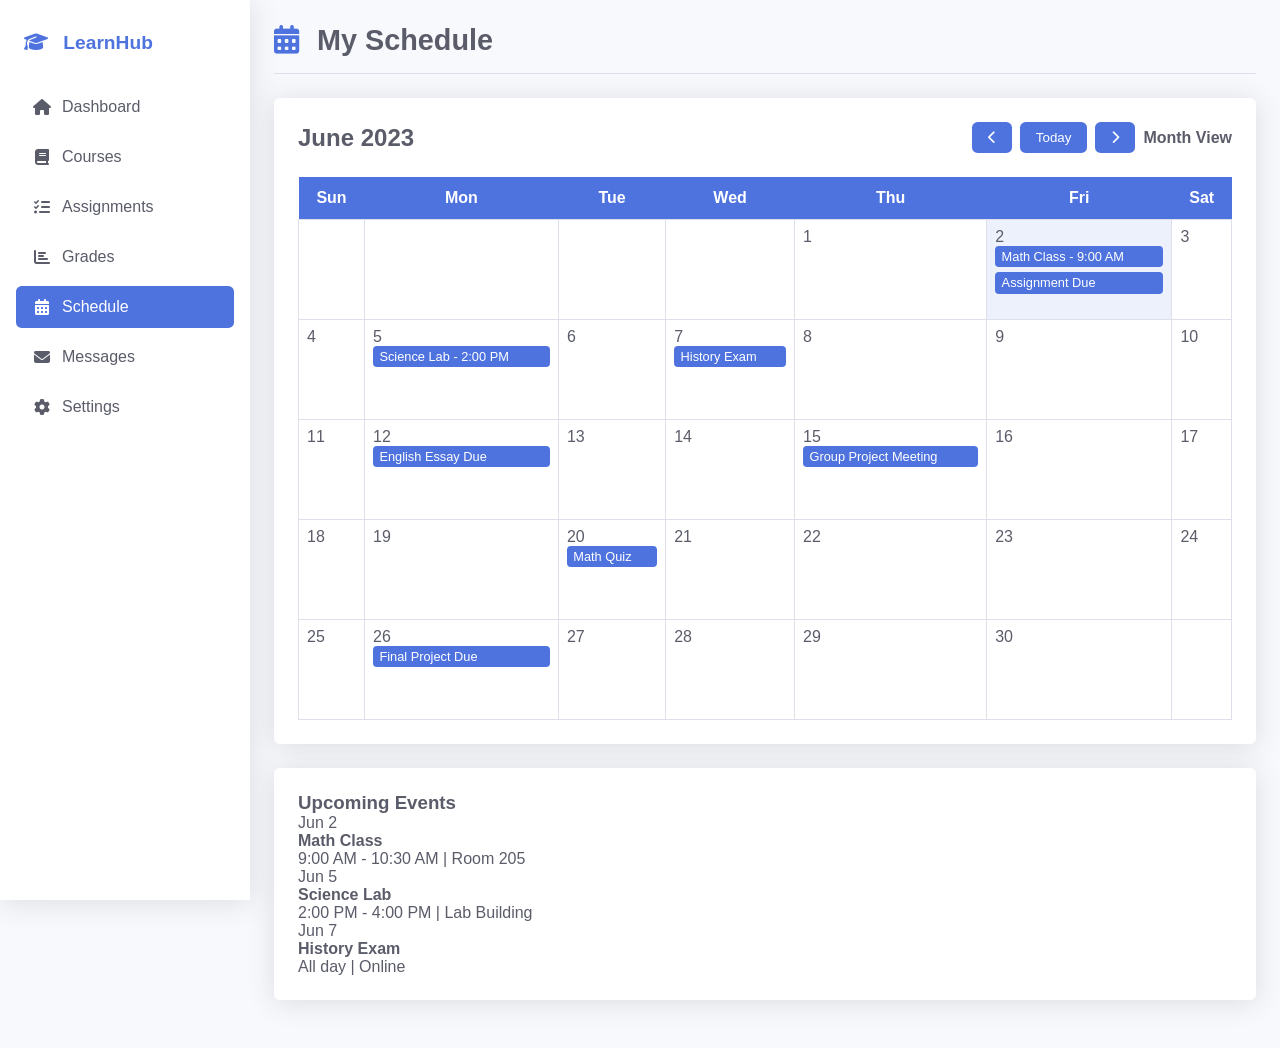
<file: schedule.html>
<!DOCTYPE html>
<html lang="en">
<head>
    <meta charset="UTF-8">
    <meta name="viewport" content="width=device-width, initial-scale=1.0">
    <title>LearnHub - My Schedule</title>
    <link rel="stylesheet" href="https://cdnjs.cloudflare.com/ajax/libs/font-awesome/6.4.0/css/all.min.css">
    <style>
        /* Global Styles */
        :root {
            --primary-color: #4e73df;
            --secondary-color: #f8f9fc;
            --accent-color: #2e59d9;
            --text-color: #5a5c69;
            --light-gray: #dddfeb;
            --white: #ffffff;
            --shadow: 0 0.15rem 1.75rem 0 rgba(58, 59, 69, 0.15);
        }
        
        * {
            margin: 0;
            padding: 0;
            box-sizing: border-box;
            font-family: 'Segoe UI', Tahoma, Geneva, Verdana, sans-serif;
        }
        
        body {
            background-color: var(--secondary-color);
            color: var(--text-color);
            display: flex;
            min-height: 100vh;
        }
        
        /* Sidebar Styles */
        .sidebar {
            width: 250px;
            background-color: var(--white);
            box-shadow: var(--shadow);
            transition: all 0.3s;
            position: fixed;
            height: 100vh;
            z-index: 100;
        }
        
        .sidebar-header {
            padding: 1.5rem 1.5rem 0.5rem;
            height: 70px;
            display: flex;
            align-items: center;
        }
        
        .sidebar-header h2 {
            font-size: 1.2rem;
            font-weight: 800;
            color: var(--primary-color);
            margin: 0;
        }
        
        .sidebar-header h2 i {
            margin-right: 10px;
        }
        
        .sidebar-menu {
            list-style: none;
            padding: 0 1rem;
            margin-top: 1rem;
        }
        
        .sidebar-menu li {
            margin-bottom: 0.5rem;
        }
        
        .sidebar-menu a {
            display: flex;
            align-items: center;
            padding: 0.75rem 1rem;
            color: var(--text-color);
            text-decoration: none;
            border-radius: 0.35rem;
            transition: all 0.3s;
        }
        
        .sidebar-menu a:hover {
            background-color: var(--light-gray);
            color: var(--primary-color);
        }
        
        .sidebar-menu a.active {
            background-color: var(--primary-color);
            color: white;
        }
        
        .sidebar-menu a i {
            margin-right: 10px;
            width: 20px;
            text-align: center;
        }
        
        /* Main Content Styles */
        .main-content {
            flex: 1;
            margin-left: 250px;
            padding: 1.5rem;
        }
        
        .header {
            display: flex;
            justify-content: space-between;
            align-items: center;
            margin-bottom: 1.5rem;
            padding-bottom: 1rem;
            border-bottom: 1px solid var(--light-gray);
        }
        
        .page-title h1 {
            font-size: 1.8rem;
            font-weight: 600;
            color: var(--text-color);
        }
        
        .page-title h1 i {
            margin-right: 10px;
            color: var(--primary-color);
        }
        
        /* Calendar/Schedule Styles */
        .schedule-container {
            background-color: var(--white);
            border-radius: 0.35rem;
            box-shadow: var(--shadow);
            padding: 1.5rem;
            margin-bottom: 1.5rem;
        }
        
        .schedule-header {
            display: flex;
            justify-content: space-between;
            align-items: center;
            margin-bottom: 1.5rem;
        }
        
        .schedule-nav {
            display: flex;
            align-items: center;
        }
        
        .schedule-nav button {
            background-color: var(--primary-color);
            color: white;
            border: none;
            padding: 0.5rem 1rem;
            border-radius: 0.35rem;
            cursor: pointer;
            margin-right: 0.5rem;
            transition: background-color 0.3s;
        }
        
        .schedule-nav button:hover {
            background-color: var(--accent-color);
        }
        
        .schedule-view {
            font-weight: 600;
        }
        
        .calendar {
            width: 100%;
            border-collapse: collapse;
        }
        
        .calendar th {
            background-color: var(--primary-color);
            color: white;
            padding: 0.75rem;
            text-align: center;
        }
        
        .calendar td {
            border: 1px solid var(--light-gray);
            height: 100px;
            vertical-align: top;
            padding: 0.5rem;
        }
        
        .calendar .day-header {
            font-weight: bold;
            margin-bottom: 0.5rem;
        }
        
        .calendar .today {
            background-color: rgba(78, 115, 223, 0.1);
        }
        
        .event {
            background-color: var(--primary-color);
            color: white;
            padding: 0.2rem 0.4rem;
            border-radius: 0.25rem;
            font-size: 0.8rem;
            margin-bottom: 0.3rem;
            cursor: pointer;
        }
        
        .event:hover {
            opacity: 0.9;
        }
        
        /* Responsive Styles */
        @media (max-width: 768px) {
            .sidebar {
                width: 80px;
                overflow: hidden;
            }
            
            .sidebar-header h2 span,
            .sidebar-menu a span {
                display: none;
            }
            
            .sidebar-menu a {
                justify-content: center;
                padding: 0.75rem 0;
            }
            
            .sidebar-menu a i {
                margin-right: 0;
                font-size: 1.2rem;
            }
            
            .main-content {
                margin-left: 80px;
            }
        }
    </style>
</head>
<body>
    <!-- Sidebar Navigation -->
    <aside class="sidebar">
        <div class="sidebar-header">
            <h2><i class="fas fa-graduation-cap"></i> <span>LearnHub</span></h2>
        </div>
        
        <ul class="sidebar-menu">
            <li><a href="dashboard.html"><i class="fas fa-home"></i> <span>Dashboard</span></a></li>
            <li><a href="courses.html"><i class="fas fa-book"></i> <span>Courses</span></a></li>
            <li><a href="assignments.html"><i class="fas fa-tasks"></i> <span>Assignments</span></a></li>
            <li><a href="grades.html"><i class="fas fa-chart-bar"></i> <span>Grades</span></a></li>
            <li><a href="schedule.html" class="active"><i class="fas fa-calendar-alt"></i> <span>Schedule</span></a></li>
            <li><a href="messages.html"><i class="fas fa-envelope"></i> <span>Messages</span></a></li>
            <li><a href="settings.html"><i class="fas fa-cog"></i> <span>Settings</span></a></li>
        </ul>
    </aside>
    
    <!-- Main Content -->
    <main class="main-content">
        <div class="header">
            <div class="page-title">
                <h1><i class="fas fa-calendar-alt"></i> My Schedule</h1>
            </div>
        </div>
        
        <!-- Schedule Content -->
        <div class="schedule-container">
            <div class="schedule-header">
                <h2>June 2023</h2>
                <div class="schedule-nav">
                    <button><i class="fas fa-chevron-left"></i></button>
                    <button>Today</button>
                    <button><i class="fas fa-chevron-right"></i></button>
                    <span class="schedule-view ml-3">Month View</span>
                </div>
            </div>
            
            <table class="calendar">
                <thead>
                    <tr>
                        <th>Sun</th>
                        <th>Mon</th>
                        <th>Tue</th>
                        <th>Wed</th>
                        <th>Thu</th>
                        <th>Fri</th>
                        <th>Sat</th>
                    </tr>
                </thead>
                <tbody>
                    <tr>
                        <td></td>
                        <td></td>
                        <td></td>
                        <td></td>
                        <td>1</td>
                        <td class="today">2
                            <div class="event">Math Class - 9:00 AM</div>
                            <div class="event">Assignment Due</div>
                        </td>
                        <td>3</td>
                    </tr>
                    <tr>
                        <td>4</td>
                        <td>5
                            <div class="event">Science Lab - 2:00 PM</div>
                        </td>
                        <td>6</td>
                        <td>7
                            <div class="event">History Exam</div>
                        </td>
                        <td>8</td>
                        <td>9</td>
                        <td>10</td>
                    </tr>
                    <tr>
                        <td>11</td>
                        <td>12
                            <div class="event">English Essay Due</div>
                        </td>
                        <td>13</td>
                        <td>14</td>
                        <td>15
                            <div class="event">Group Project Meeting</div>
                        </td>
                        <td>16</td>
                        <td>17</td>
                    </tr>
                    <tr>
                        <td>18</td>
                        <td>19</td>
                        <td>20
                            <div class="event">Math Quiz</div>
                        </td>
                        <td>21</td>
                        <td>22</td>
                        <td>23</td>
                        <td>24</td>
                    </tr>
                    <tr>
                        <td>25</td>
                        <td>26
                            <div class="event">Final Project Due</div>
                        </td>
                        <td>27</td>
                        <td>28</td>
                        <td>29</td>
                        <td>30</td>
                        <td></td>
                    </tr>
                </tbody>
            </table>
        </div>
        
        <div class="schedule-container">
            <h3>Upcoming Events</h3>
            <div class="upcoming-events">
                <div class="event-item">
                    <div class="event-date">Jun 2</div>
                    <div class="event-details">
                        <h4>Math Class</h4>
                        <p>9:00 AM - 10:30 AM | Room 205</p>
                    </div>
                </div>
                <div class="event-item">
                    <div class="event-date">Jun 5</div>
                    <div class="event-details">
                        <h4>Science Lab</h4>
                        <p>2:00 PM - 4:00 PM | Lab Building</p>
                    </div>
                </div>
                <div class="event-item">
                    <div class="event-date">Jun 7</div>
                    <div class="event-details">
                        <h4>History Exam</h4>
                        <p>All day | Online</p>
                    </div>
                </div>
            </div>
        </div>
    </main>
</body>
</html>
</file>
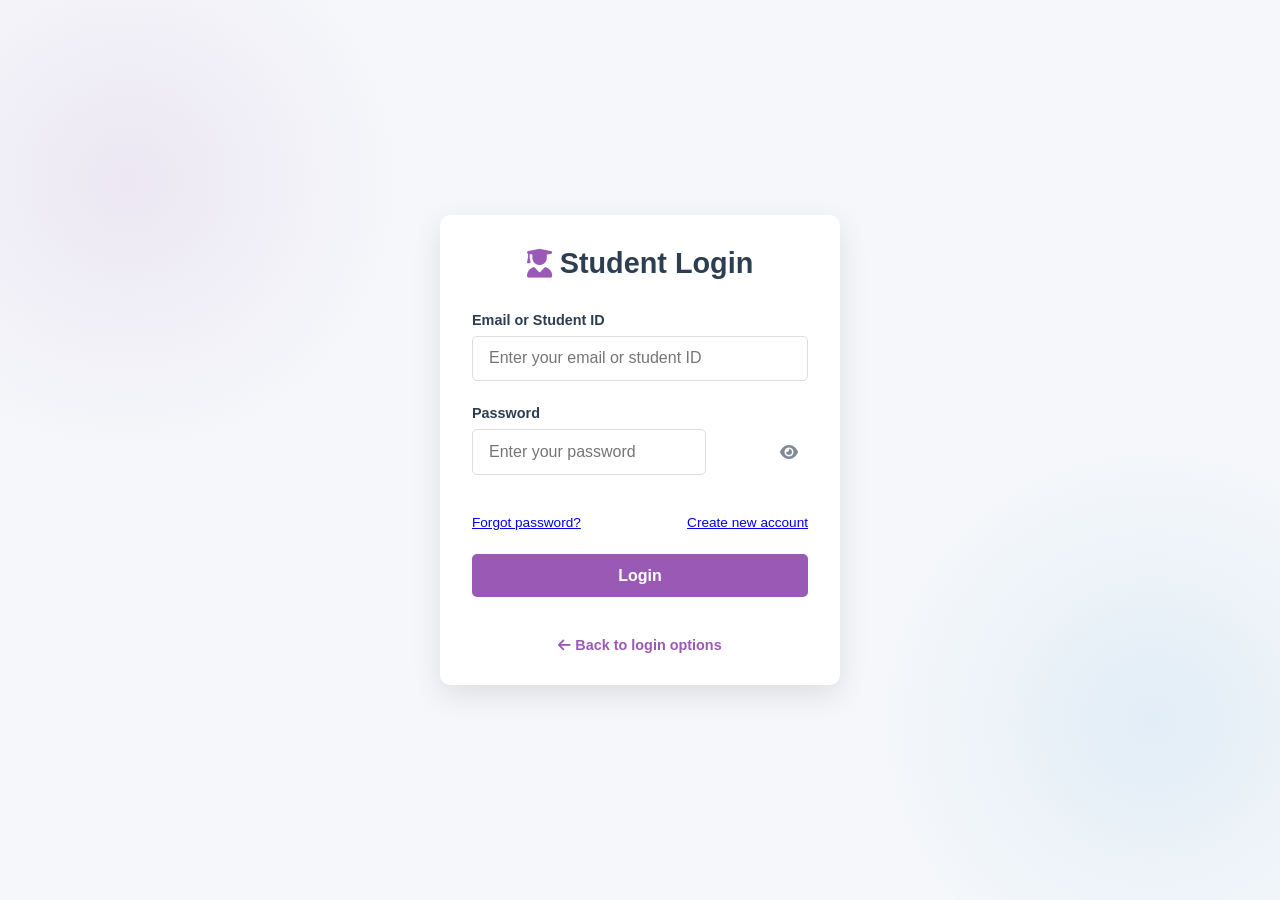
<file: student-login.html>
<!DOCTYPE html>
<html lang="en">
<head>
    <meta charset="UTF-8">
    <meta name="viewport" content="width=device-width, initial-scale=1.0">
    <title>LearnHub - Student Login</title>
     <a href="dashboard.html" class="option-card student"></a>
    <link rel="stylesheet" href="https://cdnjs.cloudflare.com/ajax/libs/font-awesome/6.4.0/css/all.min.css">
    <style>
        :root {
            --primary-color: #3498db;
            --secondary-color: #2c3e50;
            --danger-color: #e74c3c;
            --light-color: #ecf0f1;
            --dark-color: #2c3e50;
            --success-color: #2ecc71;
            --student-color: #9b59b6;
        }
        
        * {
            margin: 0;
            padding: 0;
            box-sizing: border-box;
            font-family: 'Segoe UI', Tahoma, Geneva, Verdana, sans-serif;
        }
        
        body {
            background-color: #f5f7fa;
            display: flex;
            justify-content: center;
            align-items: center;
            min-height: 100vh;
            background-image: 
                radial-gradient(circle at 10% 20%, rgba(155, 89, 182, 0.1) 0%, transparent 20%),
                radial-gradient(circle at 90% 80%, rgba(52, 152, 219, 0.1) 0%, transparent 20%);
        }
        
        .login-container {
            background-color: white;
            border-radius: 10px;
            box-shadow: 0 10px 30px rgba(0, 0, 0, 0.1);
            width: 100%;
            max-width: 400px;
            padding: 2rem;
            transition: transform 0.3s ease;
        }
        
        .login-container:hover {
            transform: translateY(-5px);
        }
        
        .logo {
            text-align: center;
            margin-bottom: 2rem;
        }
        
        .logo h1 {
            color: var(--secondary-color);
            font-size: 1.8rem;
            display: flex;
            align-items: center;
            justify-content: center;
            gap: 0.5rem;
        }
        
        .logo i {
            color: var(--student-color);
        }
        
        .login-form {
            display: flex;
            flex-direction: column;
            gap: 1.5rem;
        }
        
        .form-group {
            display: flex;
            flex-direction: column;
            gap: 0.5rem;
        }
        
        .form-group label {
            font-weight: 600;
            color: var(--dark-color);
            font-size: 0.9rem;
        }
        
        .form-group input {
            padding: 0.8rem 1rem;
            border: 1px solid #ddd;
            border-radius: 5px;
            font-size: 1rem;
            transition: all 0.3s ease;
        }
        
        .form-group input:focus {
            outline: none;
            border-color: var(--student-color);
            box-shadow: 0 0 0 3px rgba(155, 89, 182, 0.2);
        }
        
        .password-container {
            position: relative;
        }
        
        .password-toggle {
            position: absolute;
            right: 10px;
            top: 50%;
            transform: translateY(-50%);
            cursor: pointer;
            color: var(--dark-color);
            opacity: 0.6;
            transition: opacity 0.3s ease;
        }
        
        .password-toggle:hover {
            opacity: 1;
        }
        
        .btn {
            padding: 0.8rem 1rem;
            border: none;
            border-radius: 5px;
            font-size: 1rem;
            font-weight: 600;
            cursor: pointer;
            transition: all 0.3s ease;
            text-align: center;
        }
        
        .student-btn {
            background-color: var(--student-color);
            color: white;
        }
        
        .student-btn:hover {
            background-color: #8e44ad;
        }
        
        .form-footer {
            text-align: center;
            margin-top: 1rem;
            font-size: 0.9rem;
            color: var(--dark-color);
        }
        
        .form-footer a {
            color: var(--student-color);
            text-decoration: none;
            font-weight: 600;
            transition: color 0.3s ease;
        }
        
        .form-footer a:hover {
            color: #8e44ad;
            text-decoration: underline;
        }
        
        .error-message {
            color: var(--danger-color);
            font-size: 0.8rem;
            margin-top: 0.2rem;
            display: none;
        }
        
        .login-options {
            display: flex;
            justify-content: space-between;
            margin-top: 1rem;
        }
        
        .login-options a {
            font-size: 0.85rem;
        }
        
        @media (max-width: 480px) {
            .login-container {
                margin: 1rem;
                padding: 1.5rem;
            }
            
            .logo h1 {
                font-size: 1.5rem;
            }
            
            .login-options {
                flex-direction: column;
                gap: 0.5rem;
            }
        }
    </style>
</head>
<body>
    <div class="login-container">
        <div class="logo">
            <h1><i class="fas fa-user-graduate"></i> Student Login</h1>
        </div>
        
        <form class="login-form" id="studentLoginForm">
            <div class="form-group">
                <label for="student-email">Email or Student ID</label>
                <input type="text" id="student-email" name="email" placeholder="Enter your email or student ID" required>
                <div class="error-message" id="email-error"></div>
            </div>
            
            <div class="form-group">
                <label for="student-password">Password</label>
                <div class="password-container">
                    <input type="password" id="student-password" name="password" placeholder="Enter your password" required>
                    <i class="fas fa-eye password-toggle" id="togglePassword"></i>
                </div>
                <div class="error-message" id="password-error"></div>
            </div>
            
            <div class="login-options">
                <a href="forgot-password.html">Forgot password?</a>
                <a href="register.html">Create new account</a>
            </div>
            
            <button type="submit" class="btn student-btn">Login</button>
            
            <div class="form-footer">
                <p><a href="index.html"><i class="fas fa-arrow-left"></i> Back to login options</a></p>
            </div>
        </form>
    </div>

    <script>
    document.addEventListener('DOMContentLoaded', function() {
        // Password toggle functionality
        const togglePassword = document.getElementById('togglePassword');
        const passwordInput = document.getElementById('student-password');
        
        togglePassword.addEventListener('click', function() {
            const type = passwordInput.getAttribute('type') === 'password' ? 'text' : 'password';
            passwordInput.setAttribute('type', type);
            this.classList.toggle('fa-eye-slash');
        });
        
        // Form validation
        const loginForm = document.getElementById('studentLoginForm');
        
        loginForm.addEventListener('submit', function(e) {
            e.preventDefault();
            
            // Reset error messages
            document.getElementById('email-error').style.display = 'none';
            document.getElementById('password-error').style.display = 'none';
            
            // Get form values
            const email = document.getElementById('student-email').value.trim();
            const password = document.getElementById('student-password').value.trim();
            
            // Validation flags
            let isValid = true;
            
            // Email/ID validation
            if (!email) {
                document.getElementById('email-error').textContent = 'Email or Student ID is required';
                document.getElementById('email-error').style.display = 'block';
                isValid = false;
            }
            
            // Password validation
            if (!password) {
                document.getElementById('password-error').textContent = 'Password is required';
                document.getElementById('password-error').style.display = 'block';
                isValid = false;
            } else if (password.length < 6) {
                document.getElementById('password-error').textContent = 'Password must be at least 6 characters';
                document.getElementById('password-error').style.display = 'block';
                isValid = false;
            }
            
            // If form is valid, redirect to dashboard
            if (isValid) {
                // Here you would typically make an AJAX call to verify credentials
                // For this demo, we'll redirect directly
                window.location.href = 'dashboard.html';
                
                // In a real application, you would do something like:
                /*
                fetch('/api/login', {
                    method: 'POST',
                    headers: {
                        'Content-Type': 'application/json',
                    },
                    body: JSON.stringify({ email, password })
                })
                .then(response => response.json())
                .then(data => {
                    if (data.success) {
                        window.location.href = 'dashboard.html';
                    } else {
                        alert('Login failed: ' + data.message);
                    }
                })
                .catch(error => {
                    console.error('Error:', error);
                });
                */
            }
        });
        
        // Input field validation on blur
        document.getElementById('student-email').addEventListener('blur', function() {
            const email = this.value.trim();
            if (!email) {
                document.getElementById('email-error').textContent = 'Email or Student ID is required';
                document.getElementById('email-error').style.display = 'block';
            } else {
                document.getElementById('email-error').style.display = 'none';
            }
        });
        
        document.getElementById('student-password').addEventListener('blur', function() {
            const password = this.value.trim();
            if (!password) {
                document.getElementById('password-error').textContent = 'Password is required';
                document.getElementById('password-error').style.display = 'block';
            } else if (password.length < 6) {
                document.getElementById('password-error').textContent = 'Password must be at least 6 characters';
                document.getElementById('password-error').style.display = 'block';
            } else {
                document.getElementById('password-error').style.display = 'none';
            }
        });
    });
</script>
</body>
</html>
</file>
